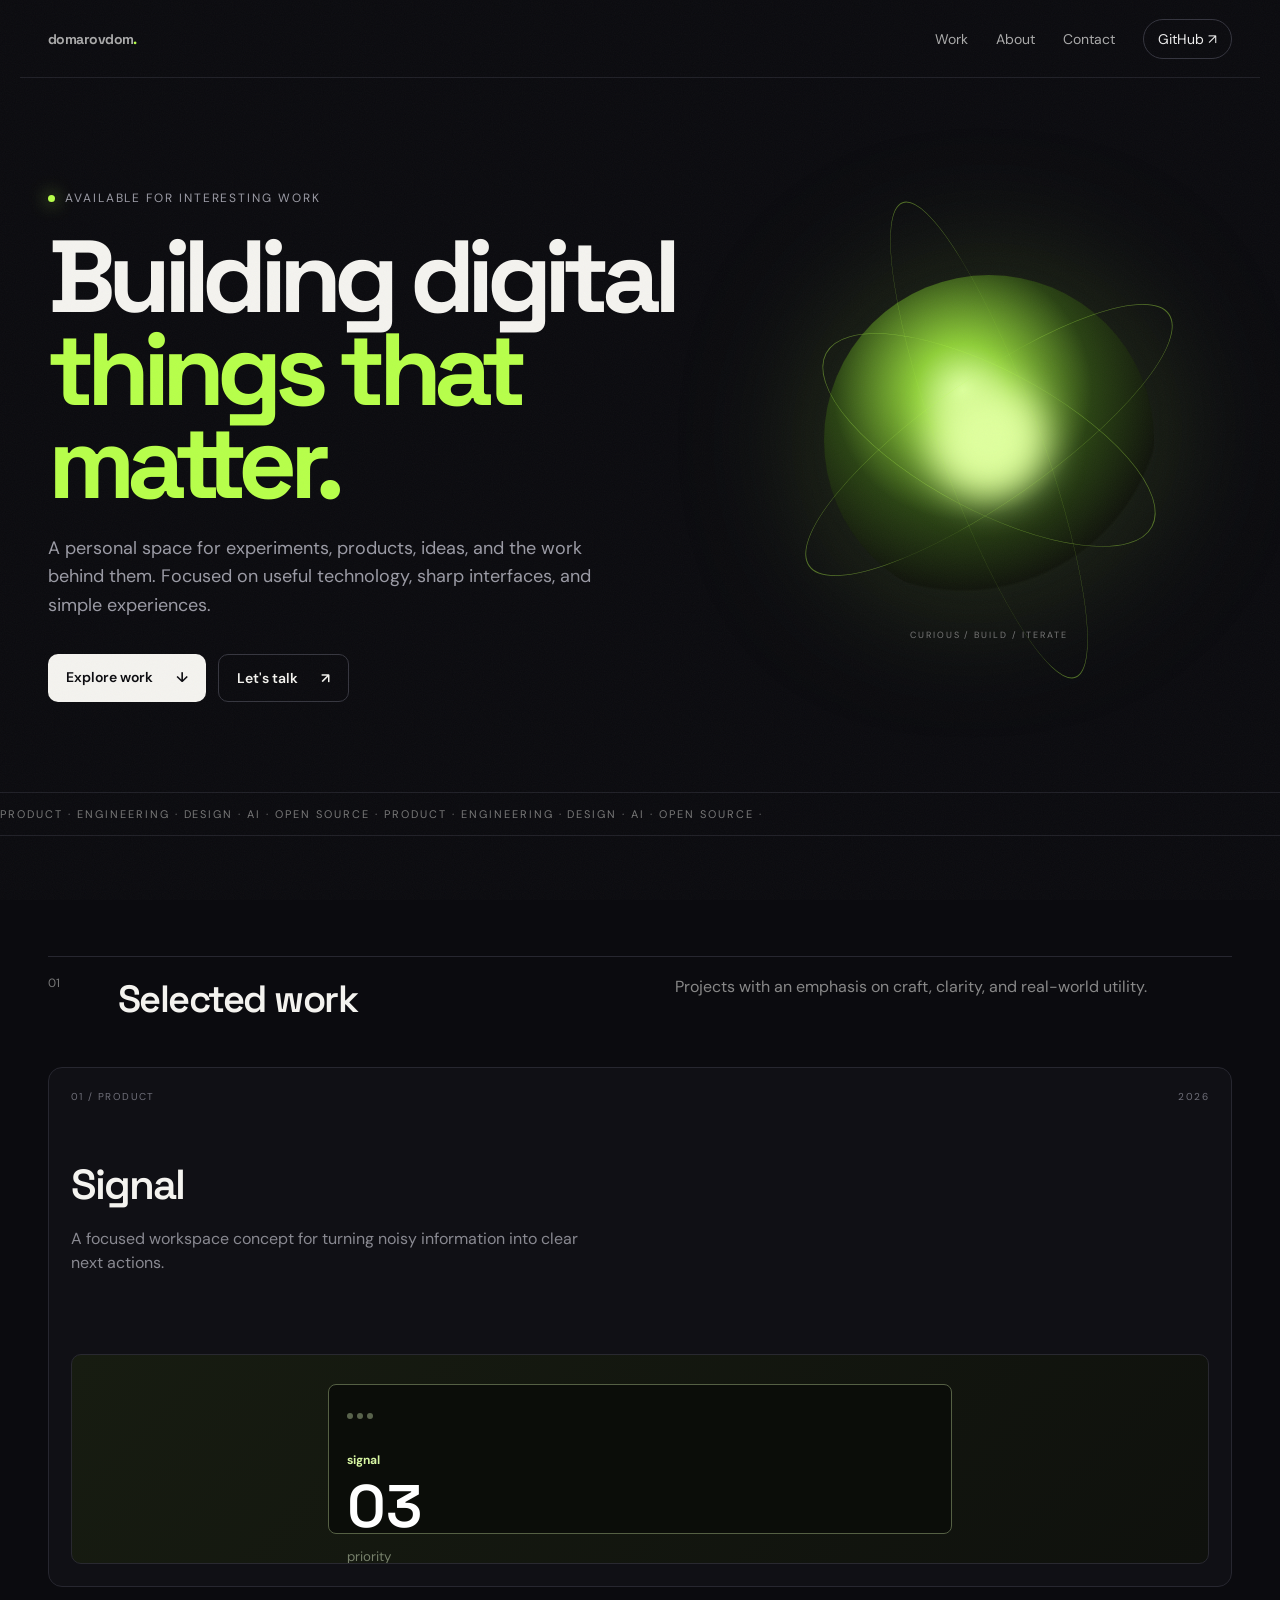
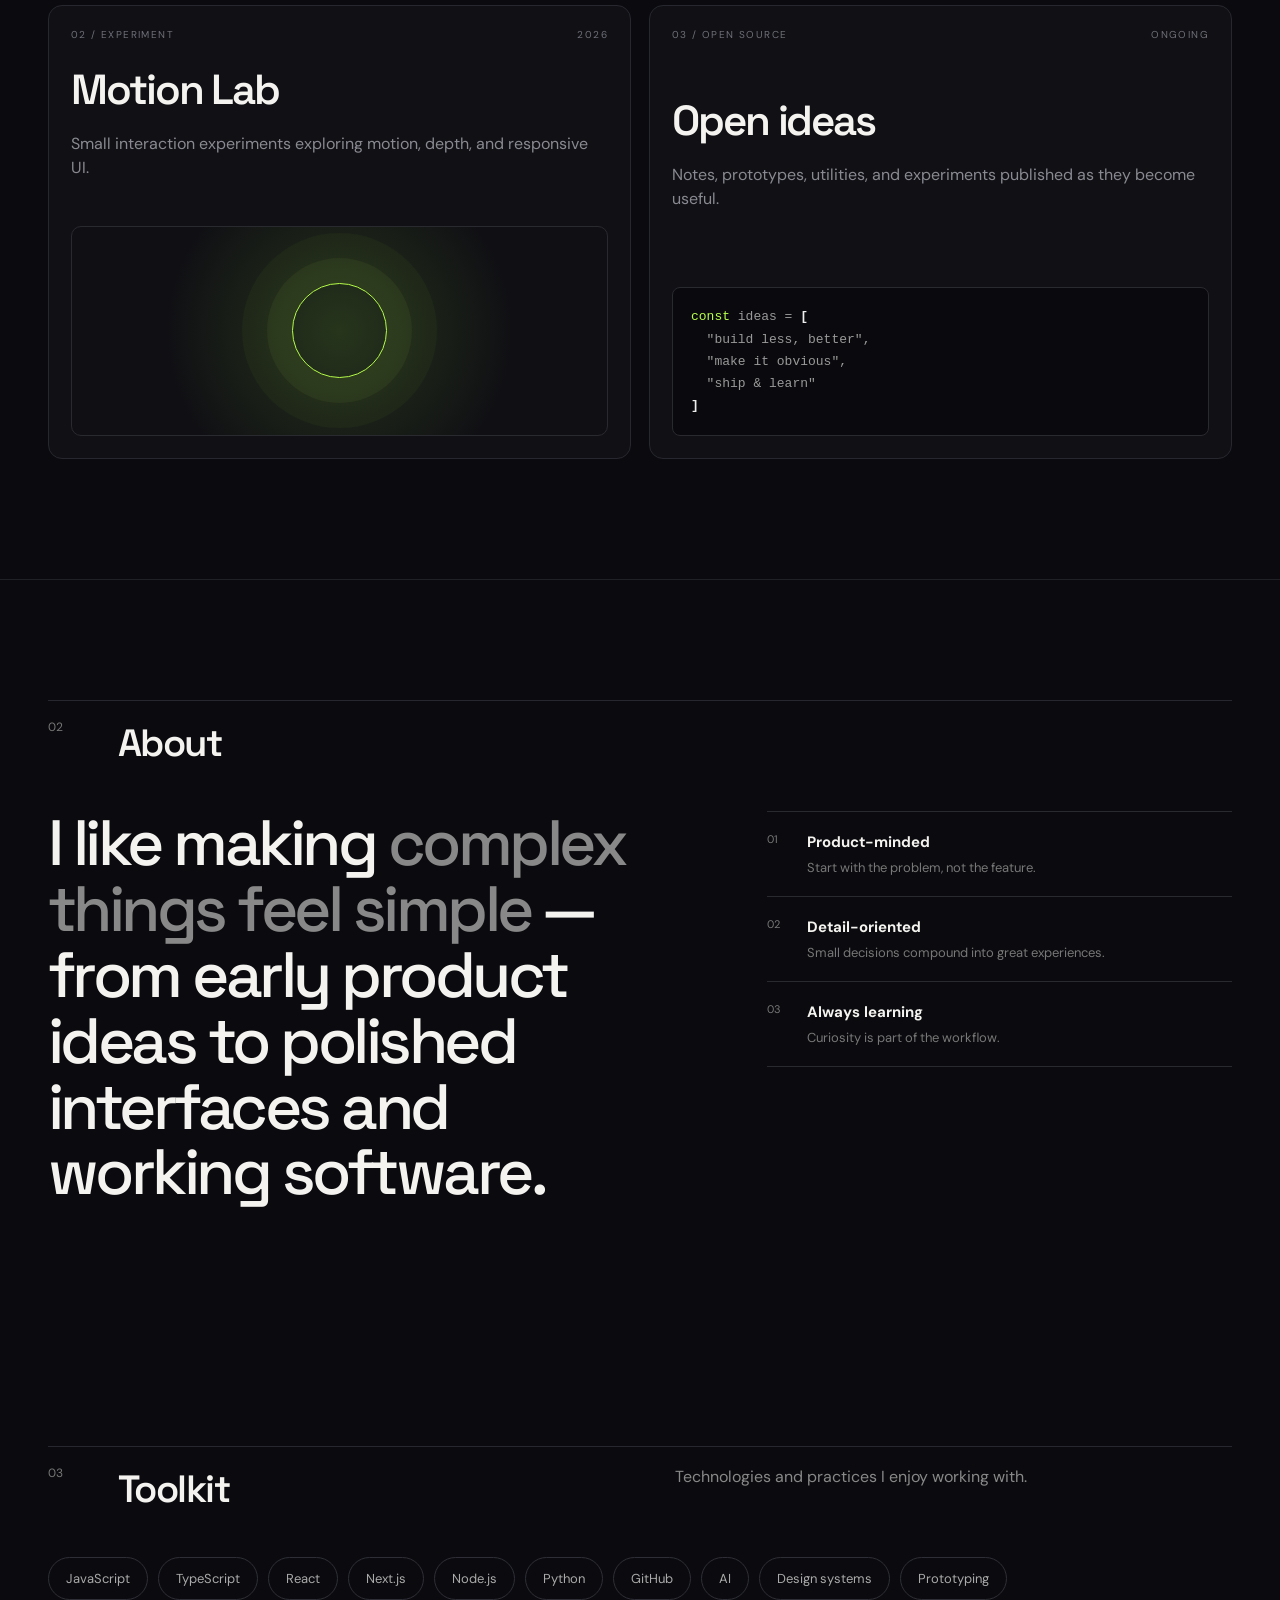
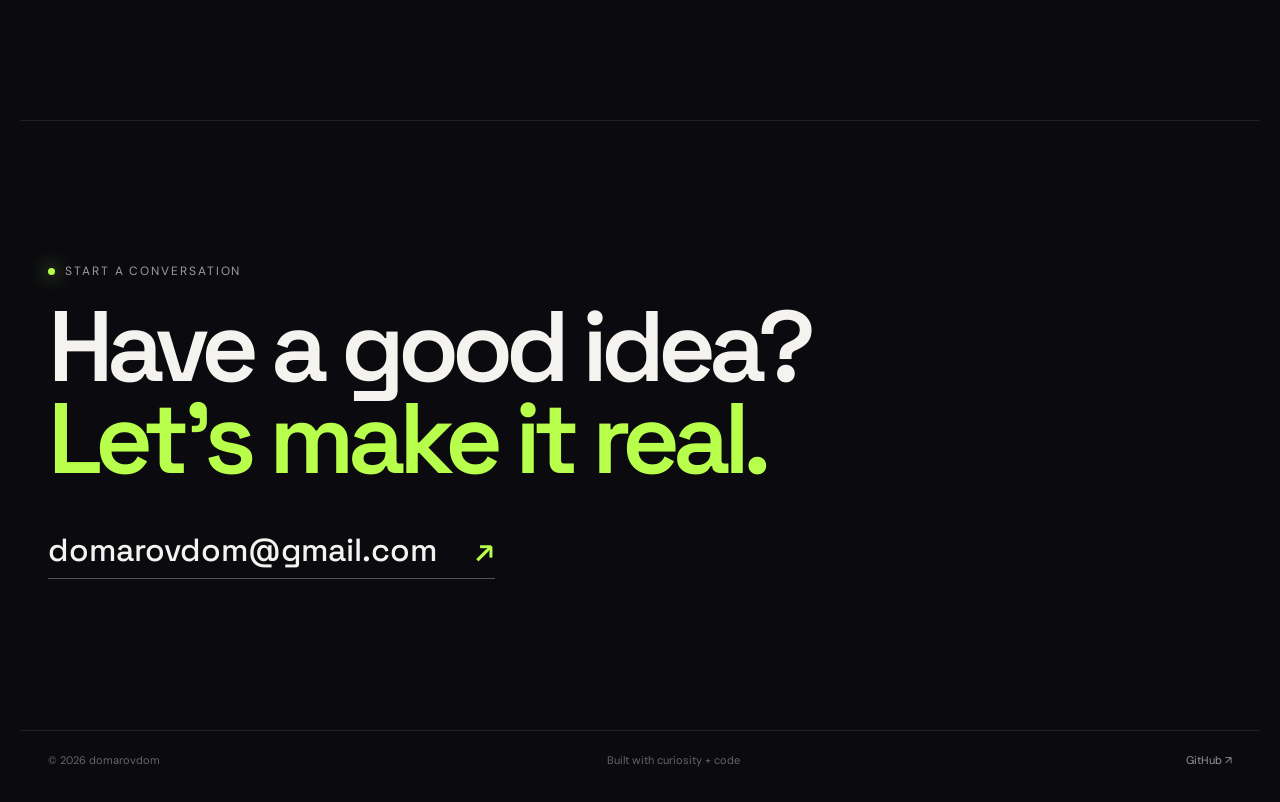
<file: index.html>
<!doctype html>
<html lang="en">
<head>
<meta charset="UTF-8"><meta name="viewport" content="width=device-width, initial-scale=1.0"><meta name="description" content="domarovdom — digital builder, product thinker, and creative technologist."><meta name="theme-color" content="#0b0b0f"><meta name="robots" content="index,follow,max-image-preview:large"><link rel="canonical" href="https://domarov.dpdns.org/"><meta property="og:type" content="website"><meta property="og:url" content="https://domarov.dpdns.org/"><meta property="og:title" content="domarovdom — Digital builder"><meta property="og:description" content="Digital products, experiments, ideas, and the work behind them."><meta name="twitter:card" content="summary"><meta name="twitter:title" content="domarovdom — Digital builder"><meta name="twitter:description" content="Digital products, experiments, ideas, and the work behind them."><title>domarovdom — Digital builder</title><link rel="preconnect" href="https://fonts.googleapis.com"><link rel="preconnect" href="https://fonts.gstatic.com" crossorigin><link href="https://fonts.googleapis.com/css2?family=DM+Sans:wght@400;500;600;700&family=Space+Grotesk:wght@500;600;700&display=swap" rel="stylesheet"><link rel="stylesheet" href="styles.css">
<script type="application/ld+json">{"@context":"https://schema.org","@type":"Person","name":"domarovdom","url":"https://domarov.dpdns.org/","sameAs":["https://github.com/domarovdom"],"description":"Digital builder, product thinker, and creative technologist."}</script>
</head><body><div class="noise"></div>
<header class="nav"><a class="brand" href="#top">domarovdom<span>.</span></a><nav><a href="#work">Work</a><a href="#about">About</a><a href="#contact">Contact</a><a class="nav-pill" href="https://github.com/domarovdom" target="_blank" rel="noreferrer">GitHub ↗</a></nav></header>
<main id="top"><section class="hero"><div><p class="eyebrow"><i></i> Available for interesting work</p><h1>Building digital<br><em>things that matter.</em></h1><p class="lede">A personal space for experiments, products, ideas, and the work behind them. Focused on useful technology, sharp interfaces, and simple experiences.</p><div class="actions"><a class="button primary" href="#work">Explore work <span>↓</span></a><a class="button ghost" href="#contact">Let's talk <span>↗</span></a></div></div><div class="orb-wrap" aria-hidden="true"><div class="orb"><div class="orb-core"></div><span class="orb-ring r1"></span><span class="orb-ring r2"></span><span class="orb-ring r3"></span></div><div class="orbit-label">CURIOUS / BUILD / ITERATE</div></div></section>
<div class="ticker"><div>PRODUCT · ENGINEERING · DESIGN · AI · OPEN SOURCE · PRODUCT · ENGINEERING · DESIGN · AI · OPEN SOURCE ·</div></div>
<section id="work" class="section"><div class="section-head"><span>01</span><h2>Selected work</h2><p>Projects with an emphasis on craft, clarity, and real-world utility.</p></div><div class="projects"><article class="project featured"><div class="project-top"><span>01 / PRODUCT</span><span>2026</span></div><div><h3>Signal</h3><p>A focused workspace concept for turning noisy information into clear next actions.</p></div><div class="project-visual signal"><div class="window"><span></span><span></span><span></span><b>signal</b><strong>03</strong><small>priority</small></div></div></article><article class="project"><div class="project-top"><span>02 / EXPERIMENT</span><span>2026</span></div><div><h3>Motion Lab</h3><p>Small interaction experiments exploring motion, depth, and responsive UI.</p></div><div class="project-visual motion"><div class="pulse"></div></div></article><article class="project"><div class="project-top"><span>03 / OPEN SOURCE</span><span>ONGOING</span></div><div><h3>Open ideas</h3><p>Notes, prototypes, utilities, and experiments published as they become useful.</p></div><div class="code-card"><span>const</span> ideas = <b>[</b><br>&nbsp;&nbsp;"build less, better",<br>&nbsp;&nbsp;"make it obvious",<br>&nbsp;&nbsp;"ship & learn"<br><b>]</b></div></article></div></section>
<section id="about" class="section about"><div class="section-head"><span>02</span><h2>About</h2></div><div class="about-grid"><p class="statement">I like making <em>complex things feel simple</em> — from early product ideas to polished interfaces and working software.</p><div class="facts"><div><span>01</span><b>Product-minded</b><p>Start with the problem, not the feature.</p></div><div><span>02</span><b>Detail-oriented</b><p>Small decisions compound into great experiences.</p></div><div><span>03</span><b>Always learning</b><p>Curiosity is part of the workflow.</p></div></div></div></section>
<section class="section stack"><div class="section-head"><span>03</span><h2>Toolkit</h2><p>Technologies and practices I enjoy working with.</p></div><div class="chips"><span>JavaScript</span><span>TypeScript</span><span>React</span><span>Next.js</span><span>Node.js</span><span>Python</span><span>GitHub</span><span>AI</span><span>Design systems</span><span>Prototyping</span></div></section>
<section id="contact" class="contact"><p class="eyebrow"><i></i> Start a conversation</p><h2>Have a good idea?<br><em>Let's make it real.</em></h2><a class="contact-link" href="mailto:domarovdom@gmail.com">domarovdom@gmail.com <span>↗</span></a></section></main>
<footer><span>© 2026 domarovdom</span><span>Built with curiosity + code</span><a href="https://github.com/domarovdom" target="_blank" rel="noreferrer">GitHub ↗</a></footer><script src="script.js"></script></body></html>
</file>
<file: styles.css>
*{box-sizing:border-box}html{scroll-behavior:smooth}body{margin:0;background:#0b0b0f;color:#f4f3ef;font-family:"DM Sans",sans-serif;overflow-x:hidden}.noise{position:fixed;inset:0;opacity:.035;pointer-events:none;z-index:10;background-image:url("data:image/svg+xml,%3Csvg xmlns='http://www.w3.org/2000/svg' width='180' height='180'%3E%3Cfilter id='n'%3E%3CfeTurbulence type='fractalNoise' baseFrequency='.9' numOctaves='3' stitchTiles='stitch'/%3E%3C/filter%3E%3Crect width='100%25' height='100%25' filter='url(%23n)'/%3E%3C/svg%3E")}.nav{height:78px;display:flex;align-items:center;justify-content:space-between;max-width:1240px;margin:auto;padding:0 28px;border-bottom:1px solid #202027}.brand{font:700 20px "Space Grotesk";letter-spacing:-.04em;color:#fff;text-decoration:none}.brand span,.hero h1 em,.contact h2 em{color:#b7ff4a;font-style:normal}.nav nav{display:flex;gap:28px;align-items:center}.nav a{color:#aaa;text-decoration:none;font-size:14px}.nav a:hover{color:#fff}.nav-pill{border:1px solid #34343e;padding:10px 14px;border-radius:99px;color:#eee!important}.hero{max-width:1240px;margin:auto;min-height:690px;padding:100px 28px 90px;display:grid;grid-template-columns:1.15fr .85fr;align-items:center;gap:40px}.eyebrow{font-size:12px;letter-spacing:.16em;text-transform:uppercase;color:#9b9ba5;display:flex;gap:10px;align-items:center}.eyebrow i{width:7px;height:7px;border-radius:50%;background:#b7ff4a;box-shadow:0 0 18px #b7ff4a}.hero h1{font:700 clamp(58px,8vw,108px)/.91 "Space Grotesk";letter-spacing:-.075em;margin:24px 0}.lede{max-width:580px;color:#9b9ba5;font-size:18px;line-height:1.6}.actions{display:flex;gap:12px;margin-top:34px}.button{padding:14px 18px;border-radius:10px;text-decoration:none;font-weight:600;font-size:14px}.primary{background:#f4f3ef;color:#0b0b0f}.ghost{border:1px solid #36363f;color:#f4f3ef}.button span{margin-left:20px}.orb-wrap{display:grid;place-items:center;min-height:450px}.orb{width:330px;height:330px;border-radius:50%;position:relative;background:radial-gradient(circle at 42% 35%,#d8ff9a 0,#8fcf39 16%,#294213 45%,#11150c 69%,transparent 70%);filter:drop-shadow(0 0 70px #7ba83a44);animation:float 6s ease-in-out infinite}.orb-core{position:absolute;inset:32%;border-radius:50%;background:#dfff9e;filter:blur(18px)}.orb-ring{position:absolute;border:1px solid #b7ff4a66;border-radius:50%;inset:-20px;transform:rotate(28deg) scaleY(.38)}.r2{inset:-55px;transform:rotate(-35deg) scaleY(.28)}.r3{inset:-88px;transform:rotate(70deg) scaleY(.2)}.orbit-label{font-size:9px;letter-spacing:.22em;color:#777;position:absolute;margin-top:390px}@keyframes float{50%{transform:translateY(-14px) rotate(3deg)}}.ticker{border-block:1px solid #202027;overflow:hidden;white-space:nowrap;color:#777;font-size:11px;letter-spacing:.18em;padding:14px 0}.ticker div{animation:scroll 30s linear infinite}@keyframes scroll{to{transform:translateX(-35%)}}.section{max-width:1240px;margin:auto;padding:120px 28px}.section-head{display:grid;grid-template-columns:70px 1fr 1fr;align-items:start;border-top:1px solid #272730;padding-top:18px;margin-bottom:44px}.section-head span{color:#777;font-size:12px}.section-head h2{font:600 38px "Space Grotesk";letter-spacing:-.04em;margin:0}.section-head p{color:#888;line-height:1.5;margin:0}.projects{display:grid;grid-template-columns:1fr 1fr;gap:18px}.project{border:1px solid #272730;background:#101015;padding:22px;min-height:430px;border-radius:14px;display:flex;flex-direction:column;justify-content:space-between;transition:.35s}.project:hover{transform:translateY(-5px);border-color:#474752}.featured{grid-column:1/-1;min-height:520px}.project-top{display:flex;justify-content:space-between;color:#6f6f79;font-size:10px;letter-spacing:.14em}.project h3{font:600 42px "Space Grotesk";margin:22px 0 10px;letter-spacing:-.05em}.project p{color:#898991;line-height:1.5;max-width:530px}.project-visual{height:210px;margin-top:30px;border-radius:10px;overflow:hidden;border:1px solid #292930}.signal{background:linear-gradient(135deg,#171c11,#0f110d);display:grid;place-items:center}.window{width:55%;height:72%;border:1px solid #556044;background:#0b0d09;border-radius:8px;padding:18px}.window span{display:inline-block;width:6px;height:6px;background:#59634c;border-radius:50%;margin-right:4px}.window b{display:block;color:#d9f7a4;font-size:12px;margin-top:28px}.window strong{font:600 60px "Space Grotesk";display:block;color:#fff}.window small{color:#77806b}.motion{display:grid;place-items:center;background:radial-gradient(circle,#27351c,#101014 60%)}.pulse{width:95px;height:95px;border:1px solid #b7ff4a;border-radius:50%;box-shadow:0 0 0 25px #b7ff4a0d,0 0 0 50px #b7ff4a08;animation:pulse 2.2s infinite}@keyframes pulse{50%{transform:scale(1.14);opacity:.65}}.code-card{font:13px/1.7 monospace;color:#999;background:#0a0a0e;border:1px solid #292930;padding:18px;border-radius:8px;margin-top:30px}.code-card span{color:#b7ff4a}.code-card b{color:#eee}.about{border-top:1px solid #202027;max-width:none;padding-left:max(28px,calc((100vw - 1184px)/2));padding-right:max(28px,calc((100vw - 1184px)/2))}.about-grid{display:grid;grid-template-columns:1.15fr .85fr;gap:90px}.statement{font:500 clamp(38px,5vw,68px)/1.03 "Space Grotesk";letter-spacing:-.055em;margin:0}.statement em{font-style:normal;color:#888}.facts{border-top:1px solid #292930}.facts div{display:grid;grid-template-columns:40px 1fr;padding:20px 0;border-bottom:1px solid #292930}.facts span{color:#777;font-size:11px}.facts b{font-size:15px}.facts p{grid-column:2;color:#777;font-size:13px;margin:7px 0 0}.chips{display:flex;flex-wrap:wrap;gap:10px}.chips span{border:1px solid #2e2e37;border-radius:99px;padding:12px 17px;color:#aaa;font-size:13px}.contact{max-width:1240px;margin:auto;padding:130px 28px 160px;border-top:1px solid #202027}.contact h2{font:600 clamp(52px,8vw,100px)/.92 "Space Grotesk";letter-spacing:-.07em;margin:22px 0 45px}.contact-link{font:500 clamp(20px,3vw,32px) "Space Grotesk";color:#f4f3ef;text-decoration:none;border-bottom:1px solid #555;padding-bottom:8px}.contact-link span{color:#b7ff4a;margin-left:30px}footer{border-top:1px solid #202027;max-width:1240px;margin:auto;padding:22px 28px 35px;display:flex;justify-content:space-between;color:#666;font-size:11px}footer a{color:#999;text-decoration:none}@media(max-width:800px){.nav nav a:not(.nav-pill){display:none}.hero{grid-template-columns:1fr;padding-top:70px}.orb-wrap{min-height:330px}.orb{width:240px;height:240px}.orbit-label{margin-top:300px}.section-head{grid-template-columns:40px 1fr}.section-head p{grid-column:2;margin-top:10px}.projects{grid-template-columns:1fr}.featured{grid-column:auto}.about-grid{grid-template-columns:1fr;gap:55px}footer{gap:12px;flex-wrap:wrap}.contact{padding-bottom:110px}}
</file>
